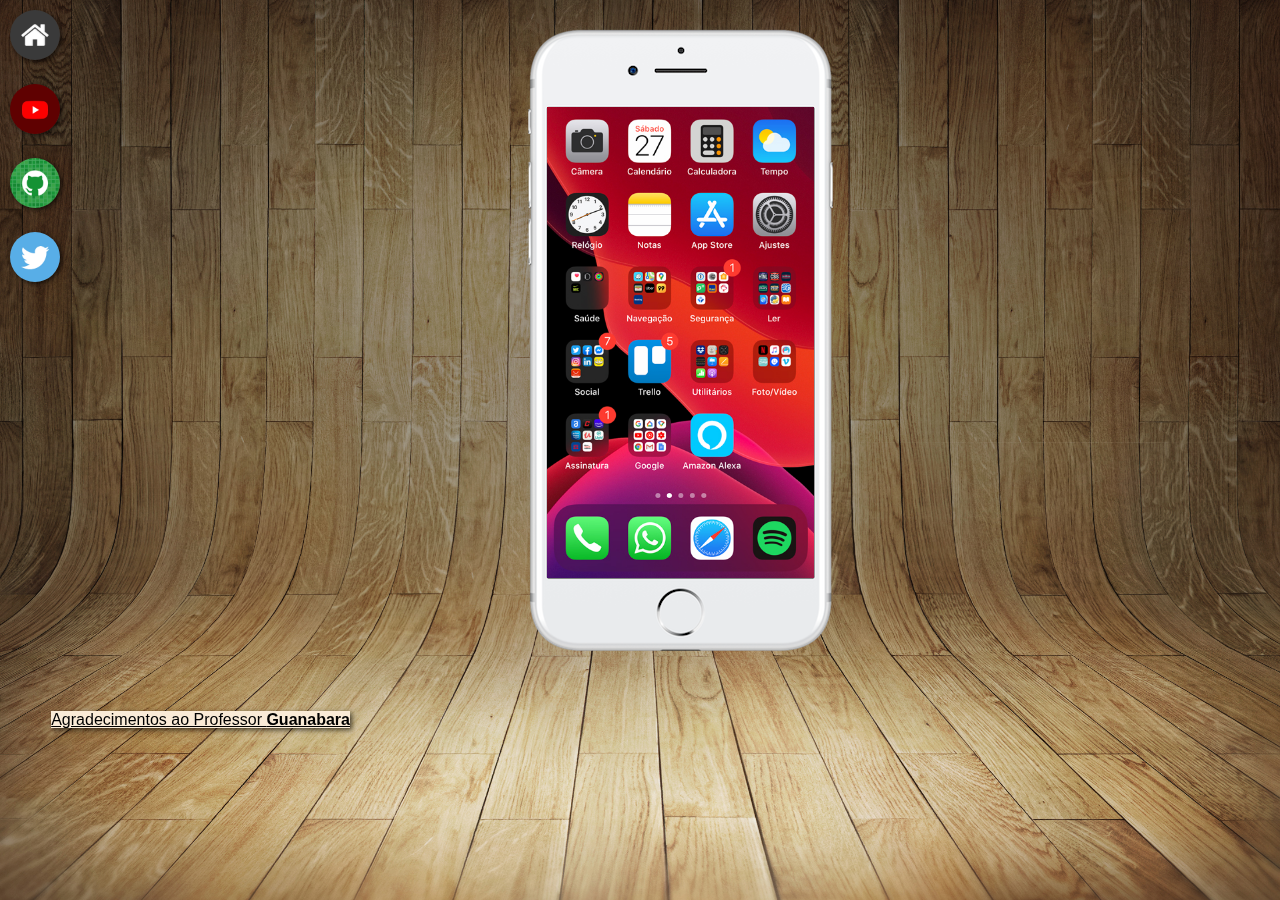
<file: index.html>
<!DOCTYPE html>
<html lang="pt-br">
<head>
    <meta charset="UTF-8">
    <meta name="viewport" content="width=device-width, initial-scale=1.0">
    <title>Projeto Rede social</title>
    <link rel="stylesheet" href="style.css">
    <link rel="shortcut icon" href="pacote-d013/favicon.ico" type="image/x-icon">
</head>

<body>
  

    <main>
        <section id="iphone">
        <iframe src="home.html" name="tela" id="tela" frameborder="0"></iframe>
        </section>
        <section id="sociais">
            <a href="home.html" target="tela"><img src="pacote-d013/imagens/logo-home.jpg" alt="home"></a><br>
            <a href="youtube.html" target="tela"><img src="pacote-d013/imagens/logo-youtube.jpg" alt="youtube"></a><br>
            <a href="github.html" target="tela"><img src="pacote-d013/imagens/logo-github.jpg" alt="github"></a><br>
            <a href="twitter.html" target="tela"><img src="pacote-d013/imagens/logo-twitter.jpg" alt="twitter"></a><br>


        </section>

    </main>
    <footer>Agradecimentos ao Professor <strong>Guanabara</strong></footer>

</body>
</html>
</file>
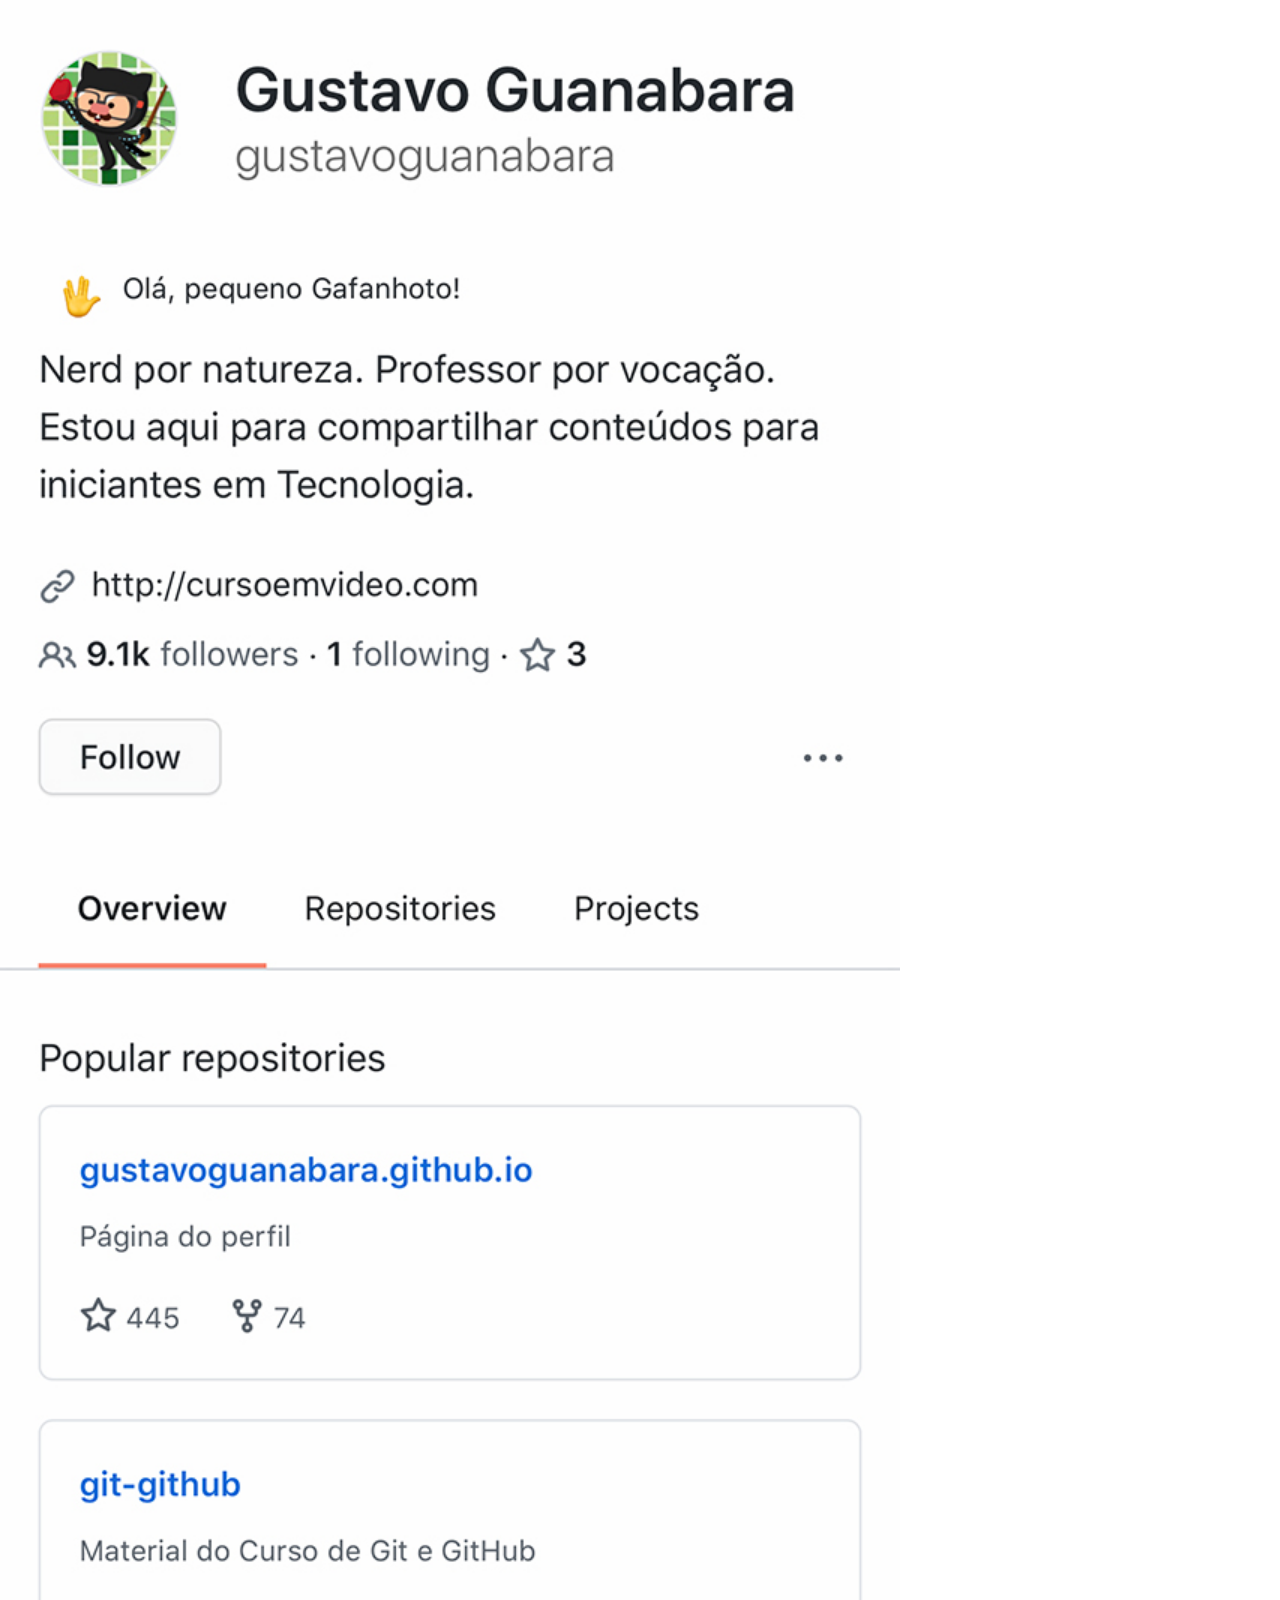
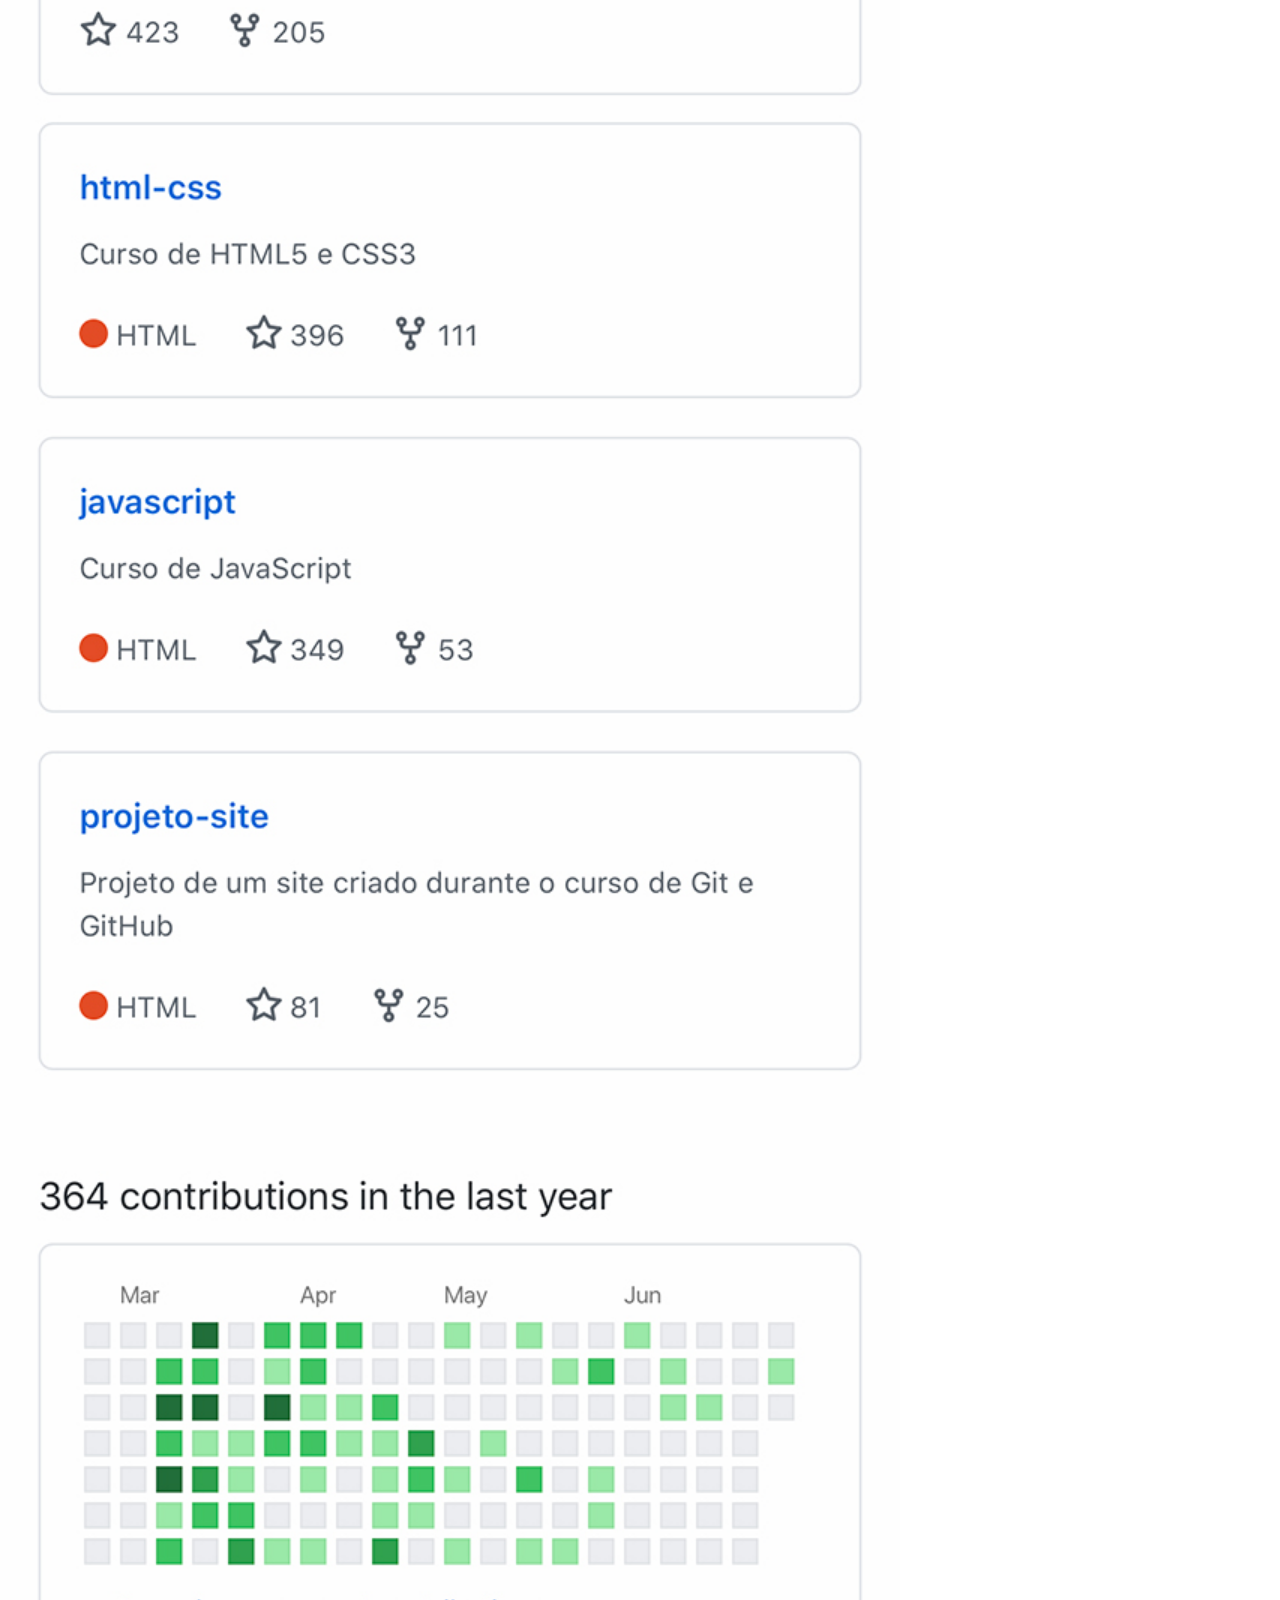
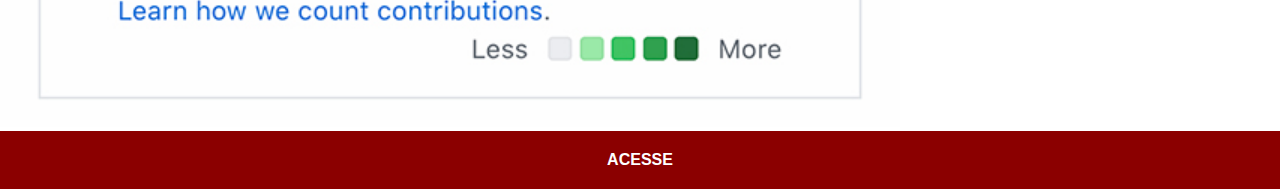
<file: github.html>
<!DOCTYPE html>
<html lang="pt-br">
<head>
    <meta charset="UTF-8">
    <meta name="viewport" content="width=device-width, initial-scale=1.0">
    <title>Github</title>
    <link rel="stylesheet" href="redezinha.css">
</head>
<body>
    <img src="pacote-d013/imagens/tela-github.jpg" alt="">
    <a href="https://github.com/darkpablojr" target="_blank">ACESSE</a>
</body>
</html>
</file>
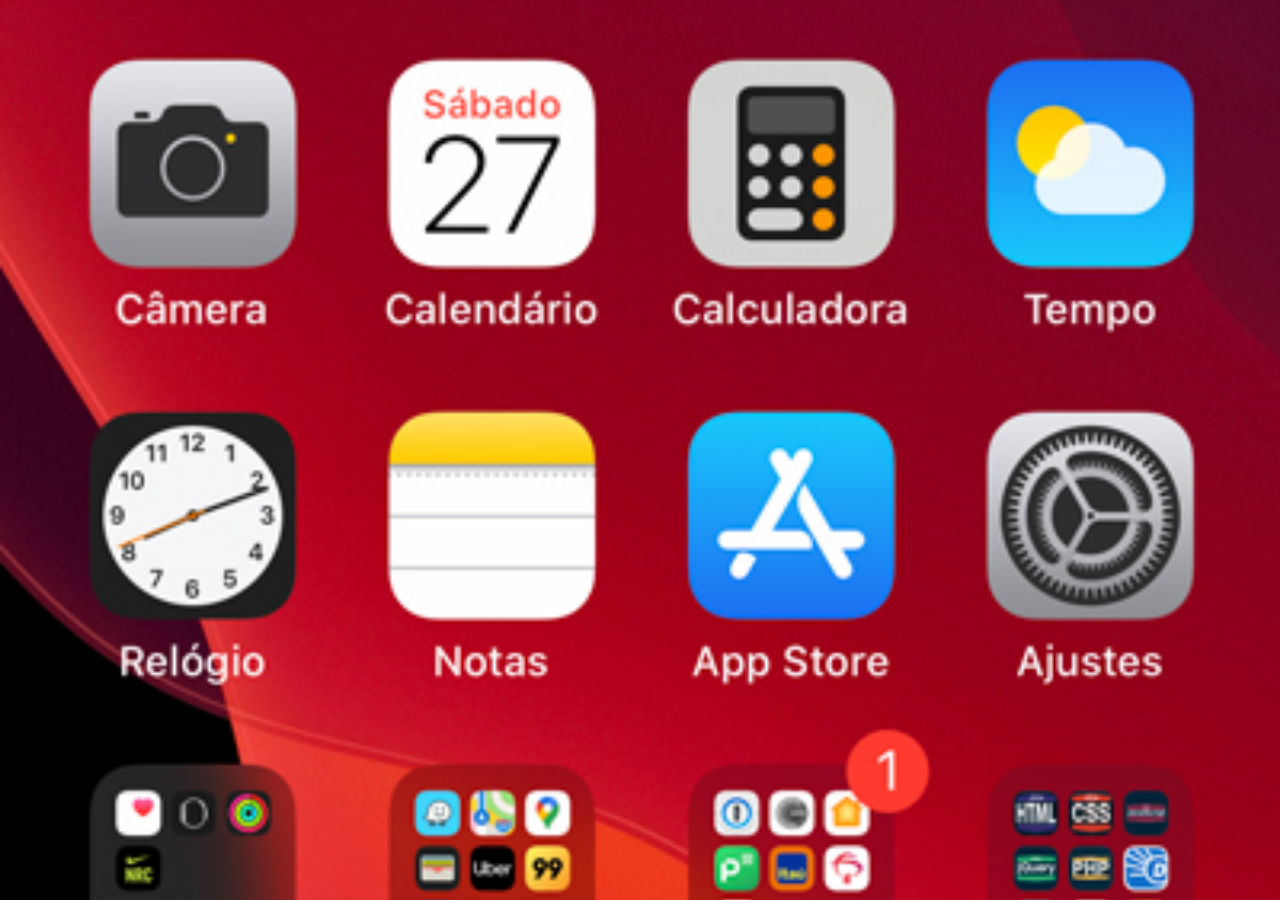
<file: home.html>
<!DOCTYPE html>
<html lang="pt-br>
<head>
    <meta charset="UTF-8">
    <meta name="viewport" content="width=device-width, initial-scale=1.0">
    <title>Document</title>
    <style>
        *{padding: 0%; margin: 0%;}
        body{
            width: 100vh;
            height: 100vh;
            background: black url(pacote-d013/imagens/tela-home.jpg) no-repeat top center;
            background-size: cover;
        }
        
    </style>
</head>

<body>
    
</body>
</html>
</file>
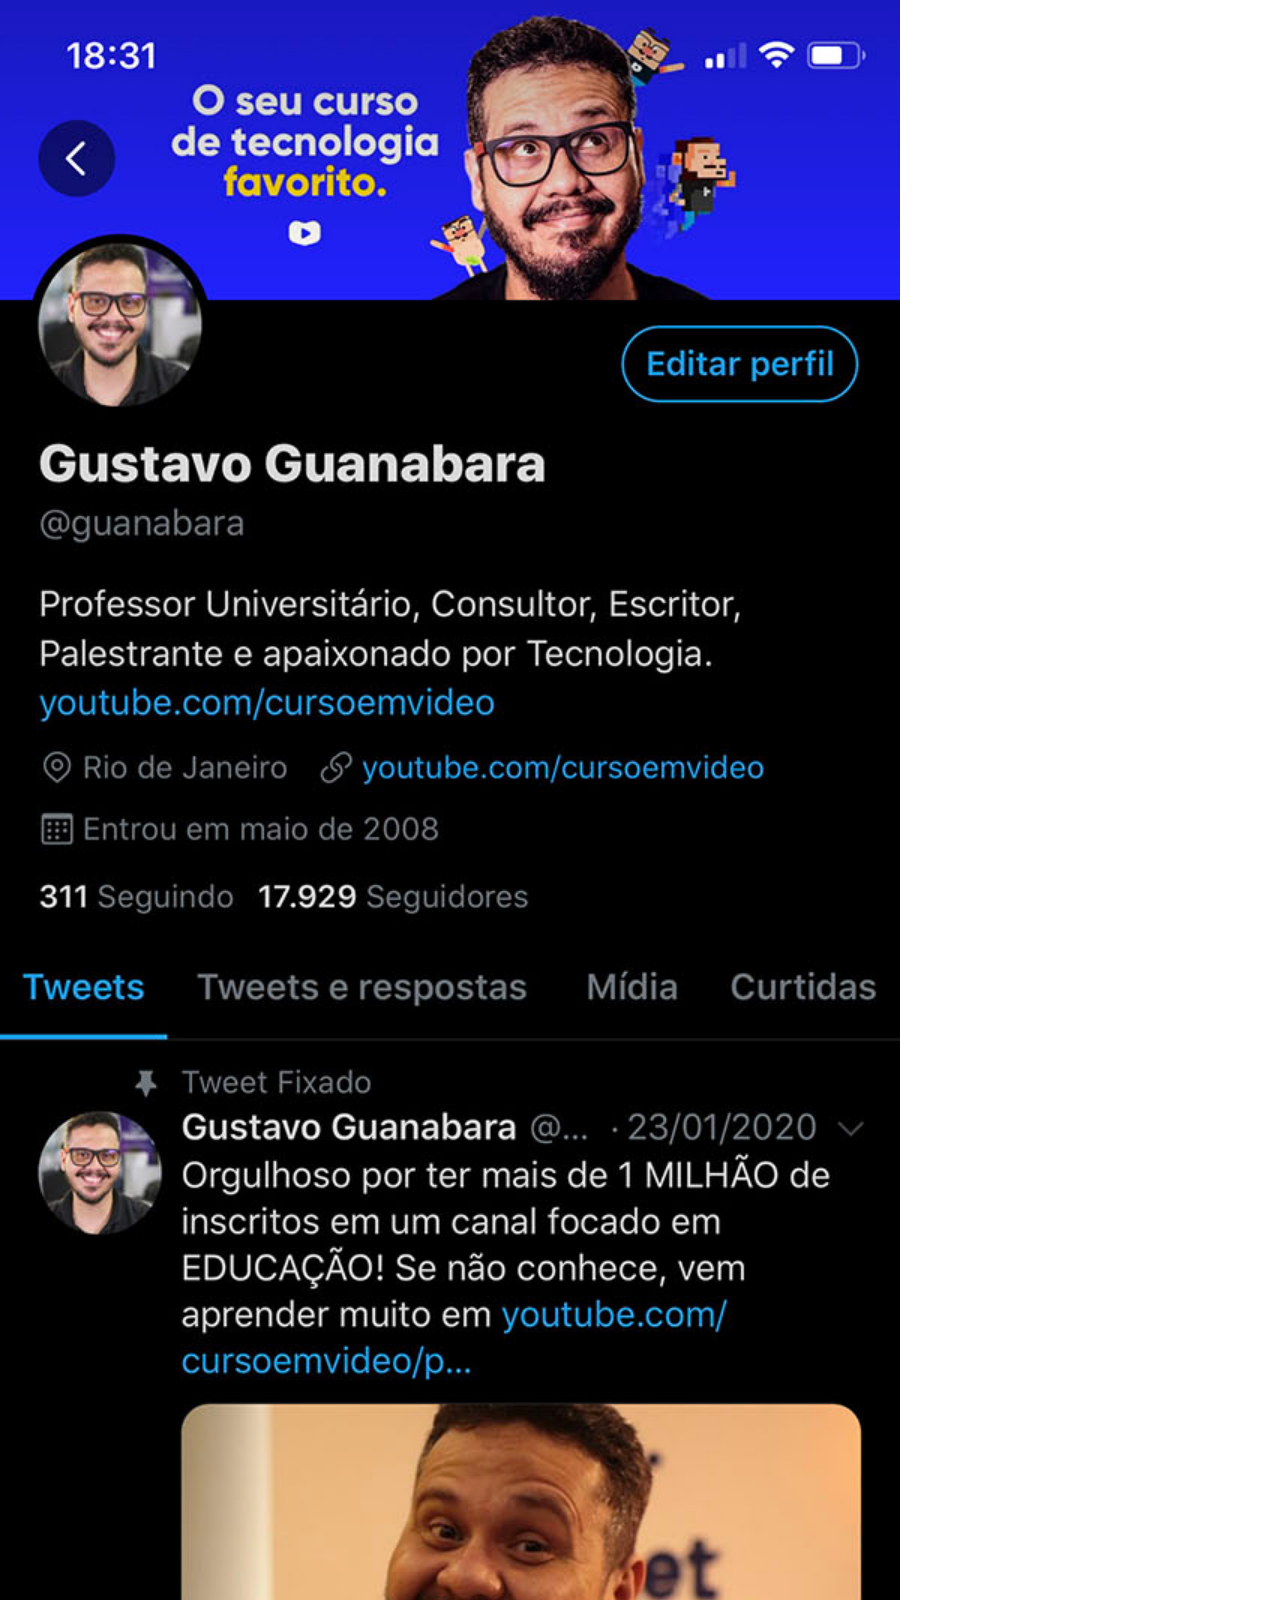
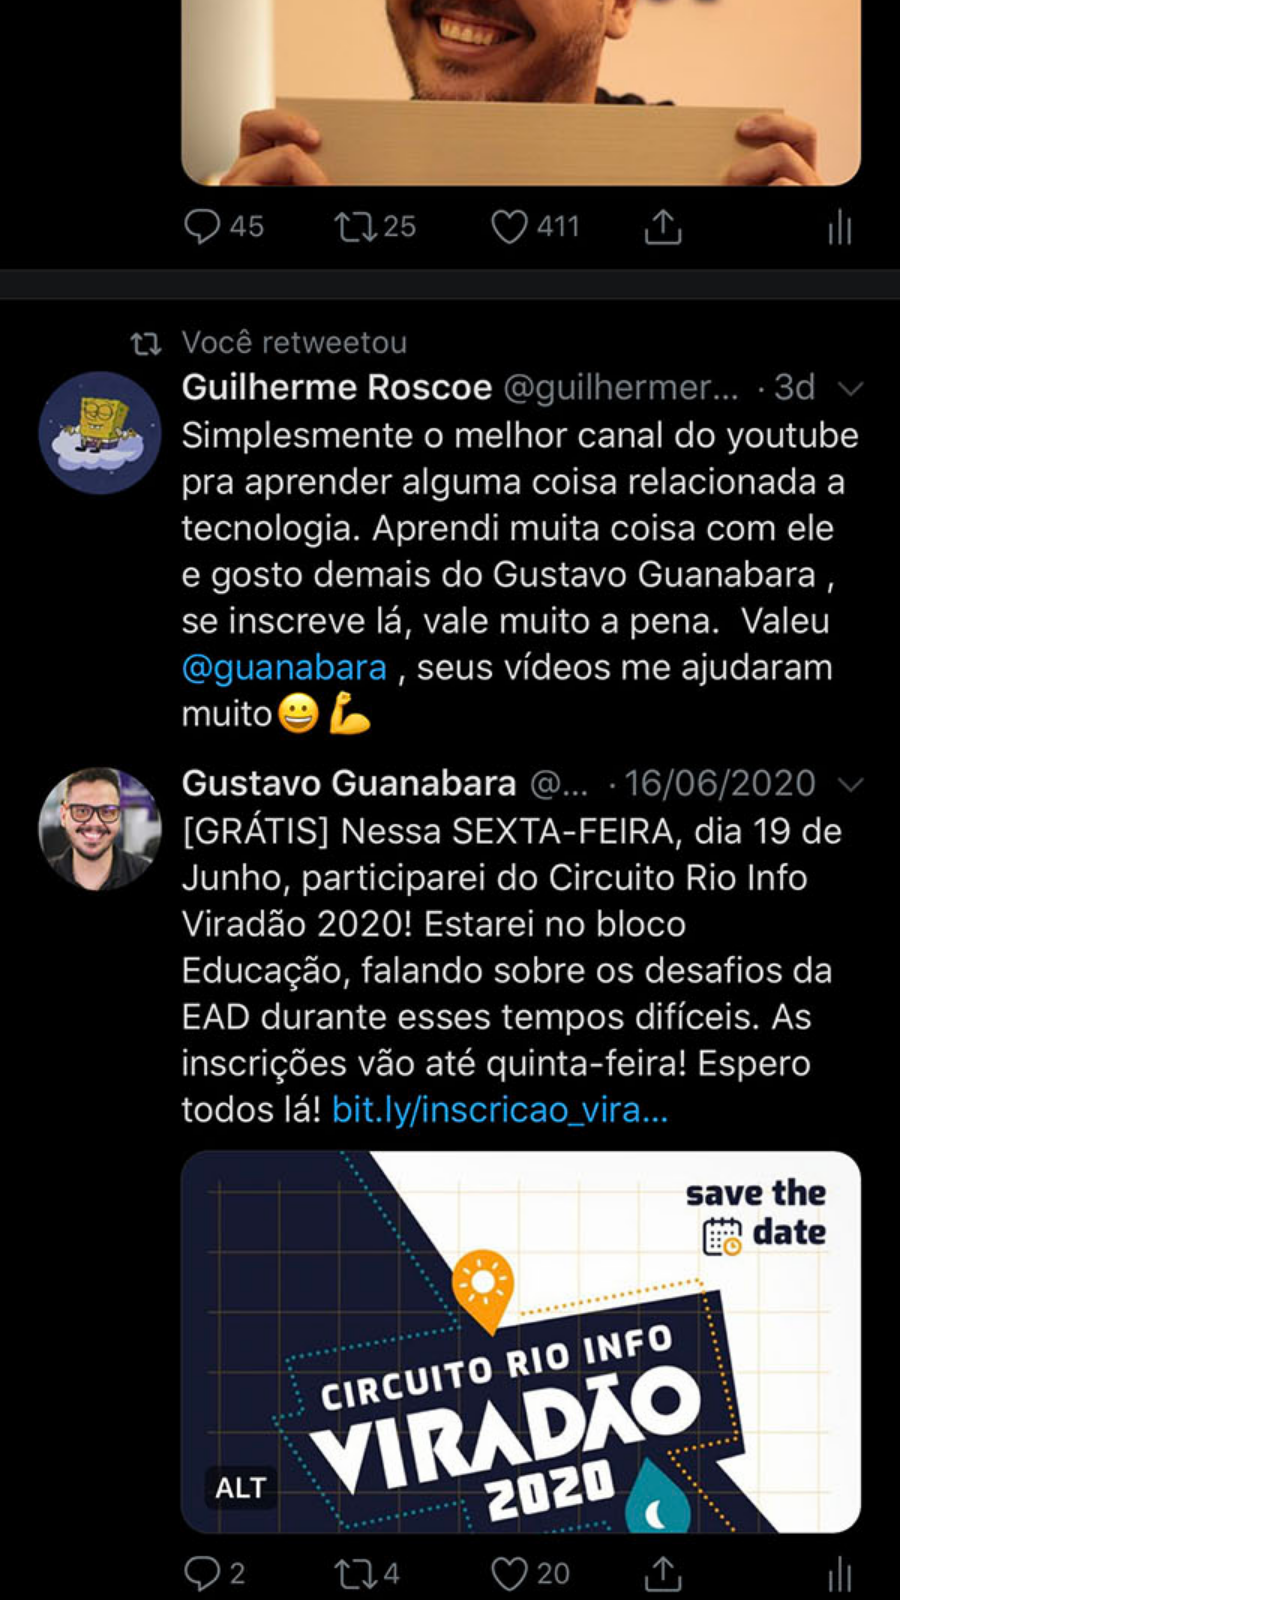
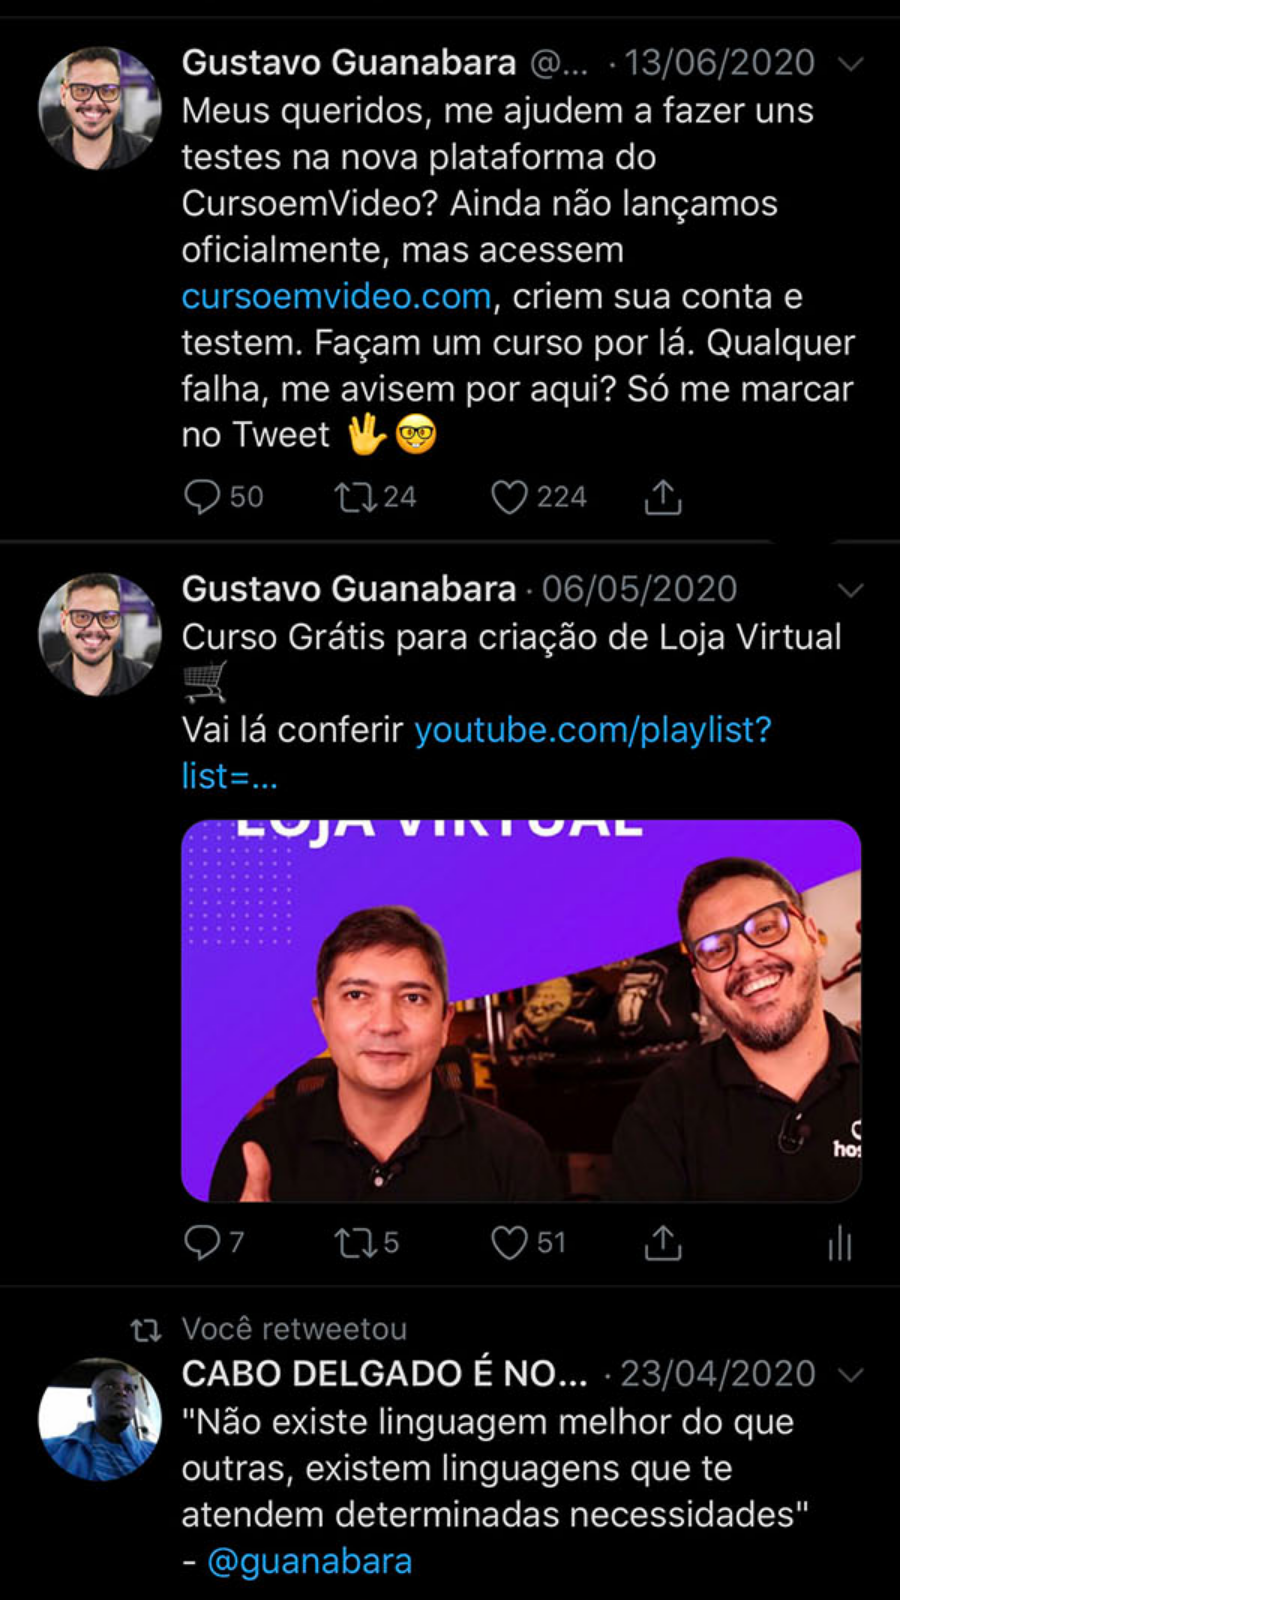
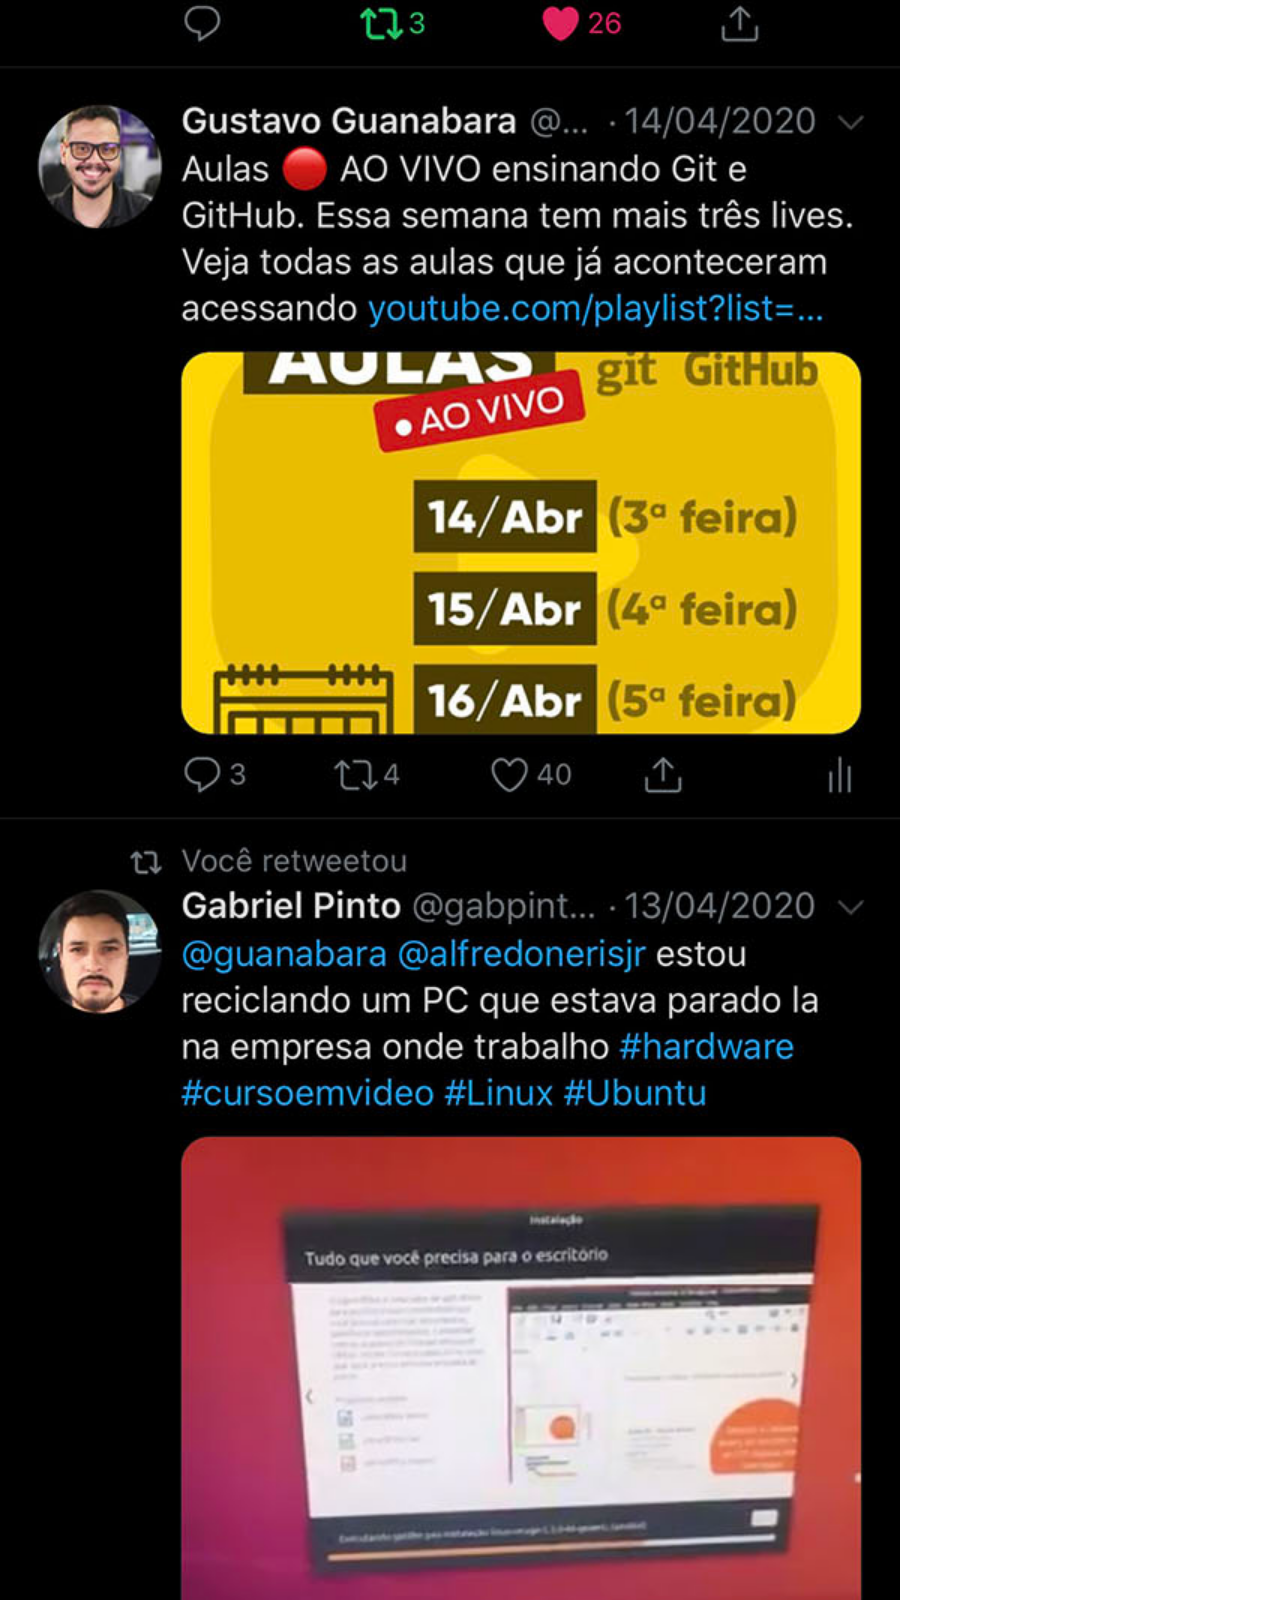
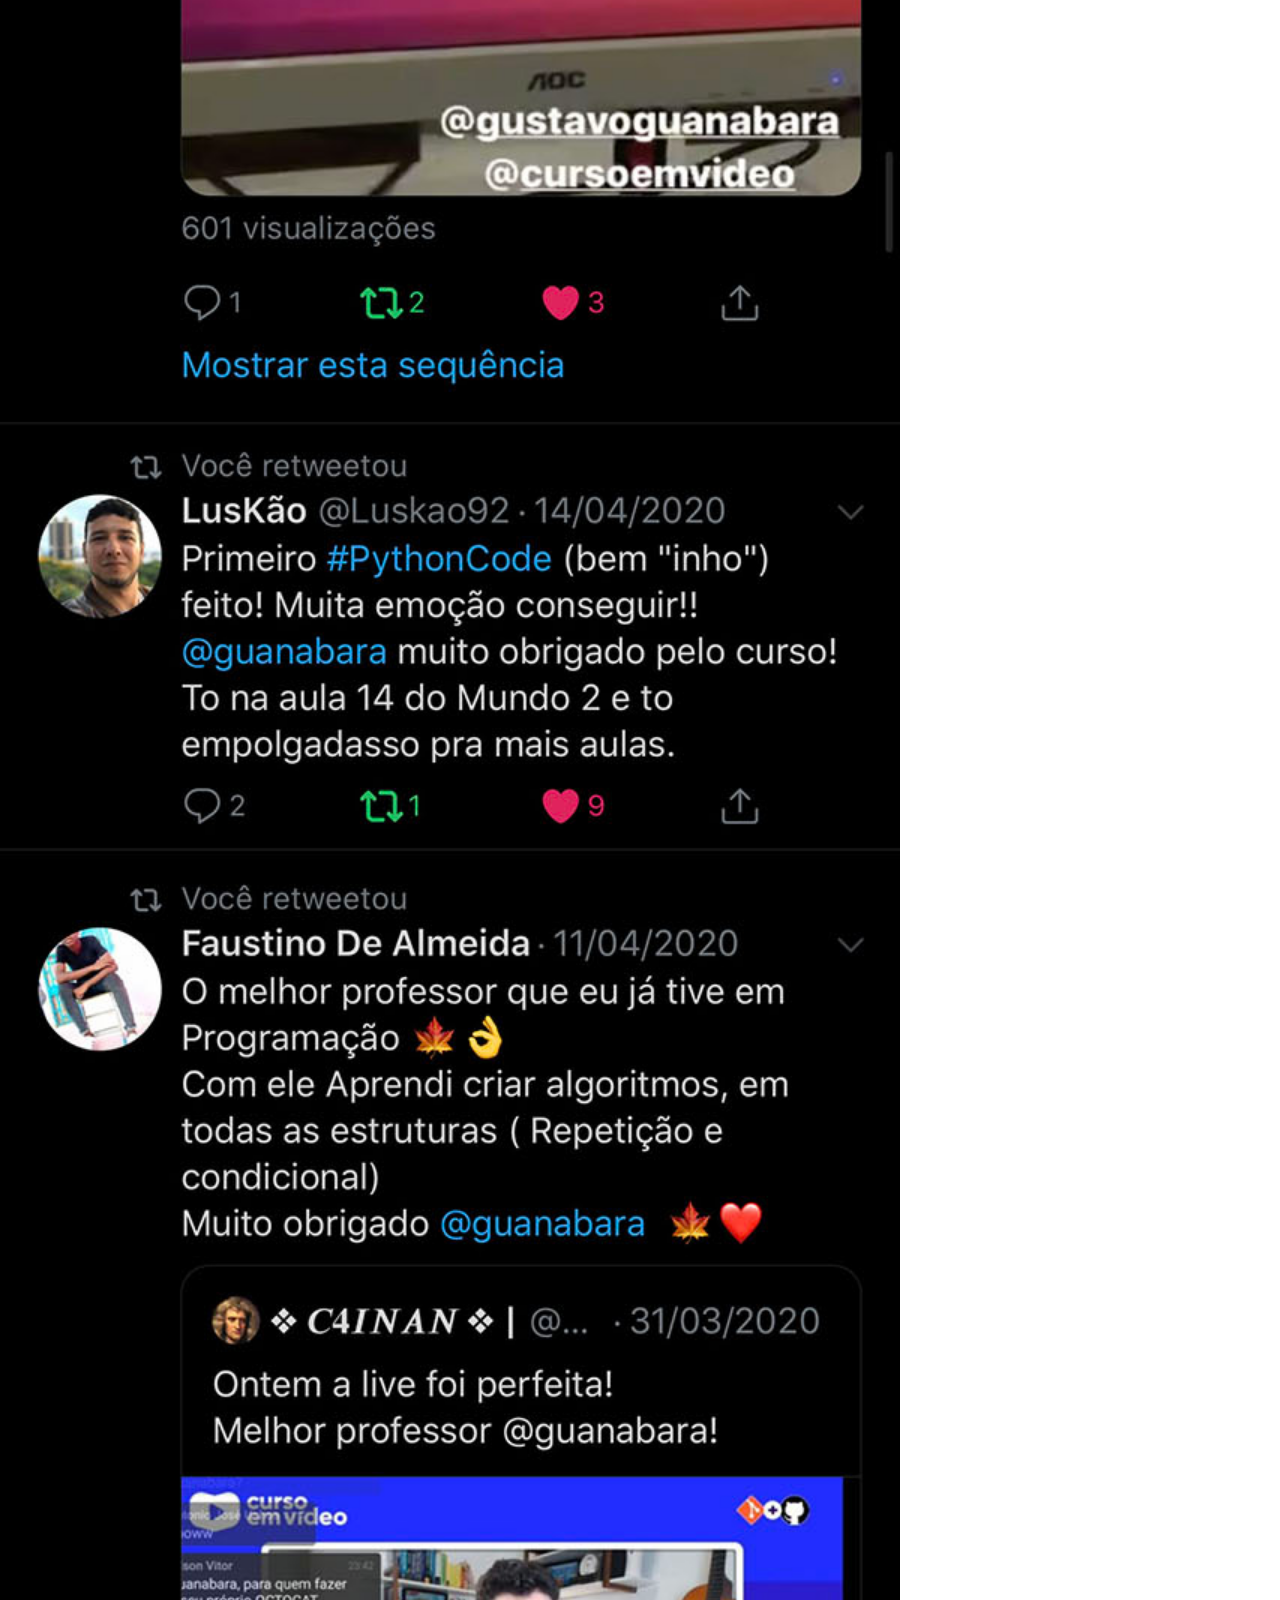
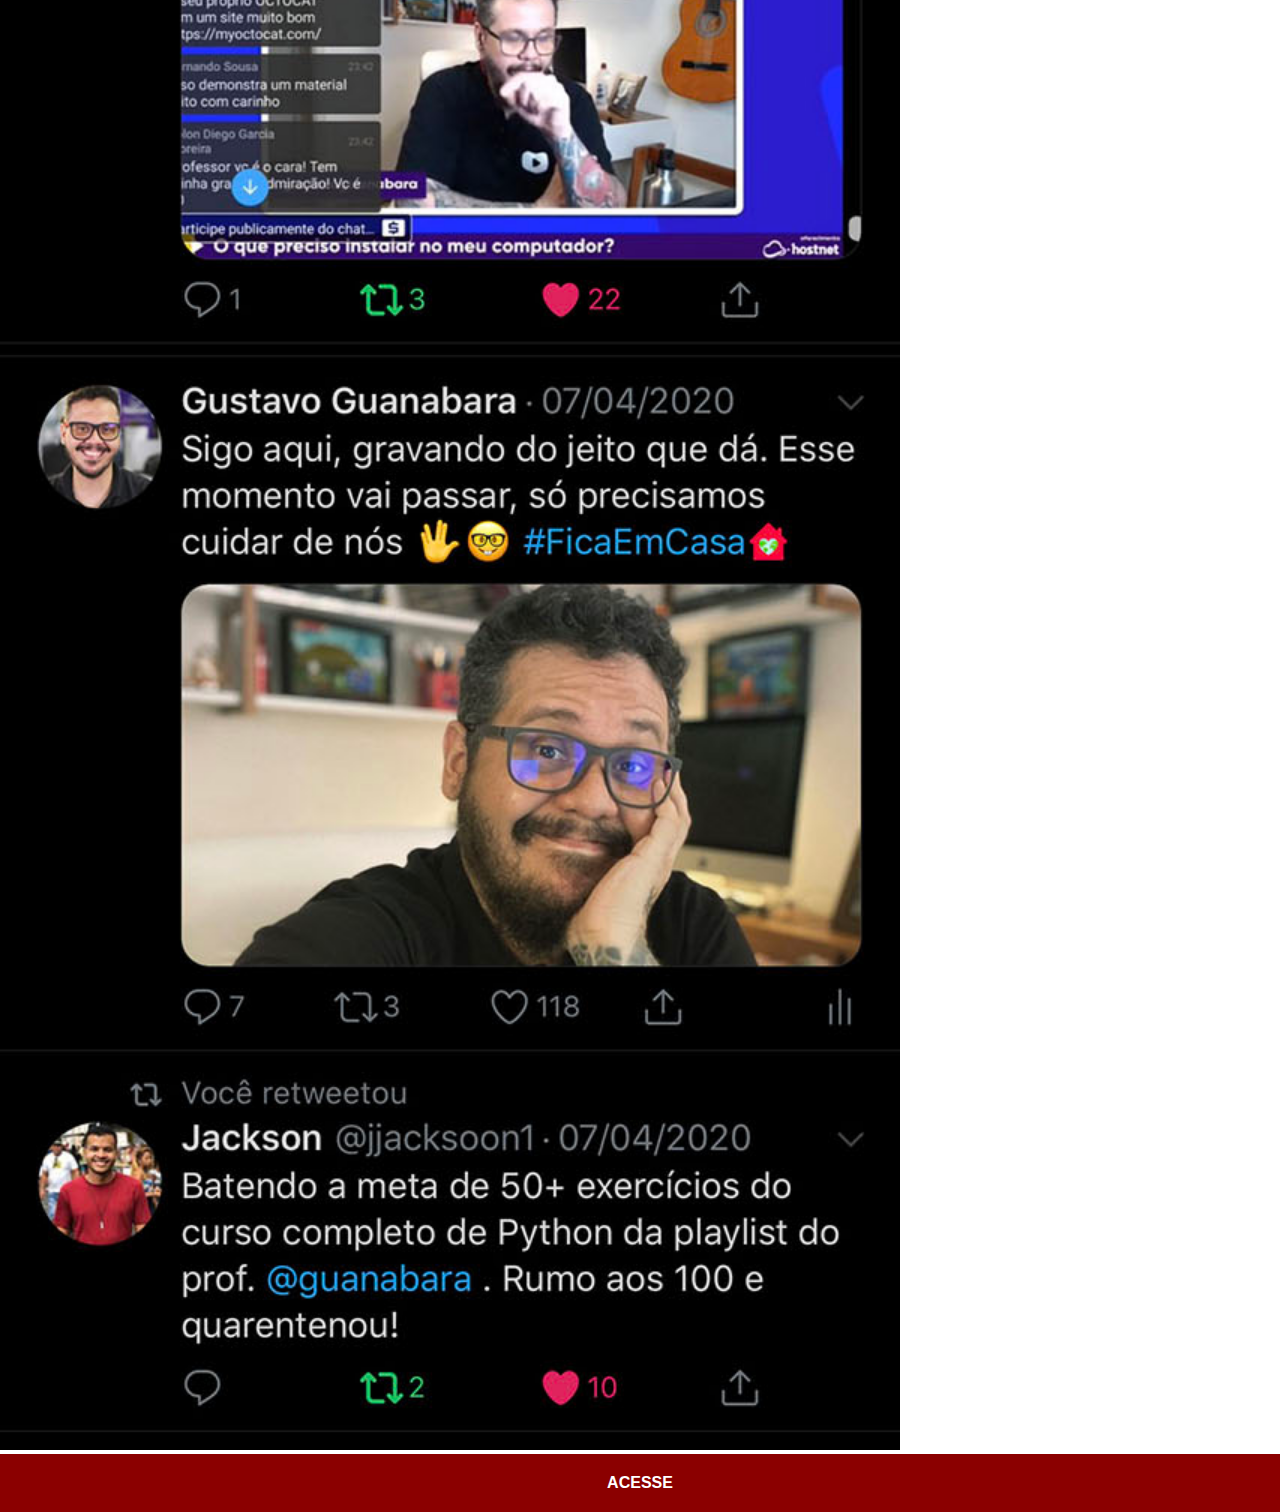
<file: twitter.html>
<!DOCTYPE html>
<html lang="pt-br">
<head>
    <meta charset="UTF-8">
    <meta name="viewport" content="width=device-width, initial-scale=1.0">
    <title>twitter</title>
    <link rel="stylesheet" href="redezinha.css">
</head>
<body>
    <img src="pacote-d013/imagens/tela-twitter.jpg" alt="">
    <a href="miles.jpg" target="_blank">ACESSE</a>
</body>
</html>
</file>
<file: style.css>
@charset "UTF-8";

*{
    padding: 0%;
    margin: 0%;
    font-family: Arial, Helvetica, sans-serif;
}

html, body{
    height: 100vh;
    width: 100vw;
   

}

body{
    
    background: url(pacote-d013/imagens/fundo-madeira.jpg) no-repeat;
    background-size: cover;
    background-attachment: fixed;
}
main{
    position: fixed;
    height: 100vh;

}

section#iphone{
    position: fixed;
    top: 3%;
    left: 41%;
    
    height: 627px;
    width: 311px;
    background: url(pacote-d013/imagens/frame-iphone.png);
}
iframe#tela{
    position: relative;
    top: 80px;
    left: 22px;
    width: 267px;
    height: 471px;
}

section#sociais img:hover{
 border: 2px solid rgba(255, 255, 255, 0.616);
 transform: translate(-3px,-3px);
 box-shadow: 5px 5px 10px rgba(0, 0, 0, 0.63);
 transition: transform .5s, border .6s;
   
}
 
section#sociais img{
    width: 50px;
    height: 50px;
    margin: 10px;
    border-radius: 50%;
    box-shadow: 2px 2px 5px rgba(0, 0, 0, 0.63);
    box-sizing: border-box;

}
section#redes-sociais img:active {
    transform: scale(95%);
}
footer{
    display: inline;
    width: 120px;
    box-shadow: 2px 2px 5px rgba(0, 0, 0, 0.63);
    position: relative;
    top: 79%;
    left: 4%;
  transform: translate(-4%, -31%);
  text-decoration: underline;
  background-color: antiquewhite;
}
</file>
<file: redezinha.css>
@charset "UTF-8"; 
*{
    padding: 0%;
    margin: 0%;
    font-family: Arial, Helvetica, sans-serif;
}

::-webkit-scrollbar{
    width: 0px;
    height: 0px;
}
img{
    width: 100vh;
}
a{
    display: block;
    background-color: darkred;
    color: white;
    padding: 20px;
    text-align: center;
    font-weight: bolder;
    text-decoration: none;
}
a:hover{
    background-color: red;
}
</file>
